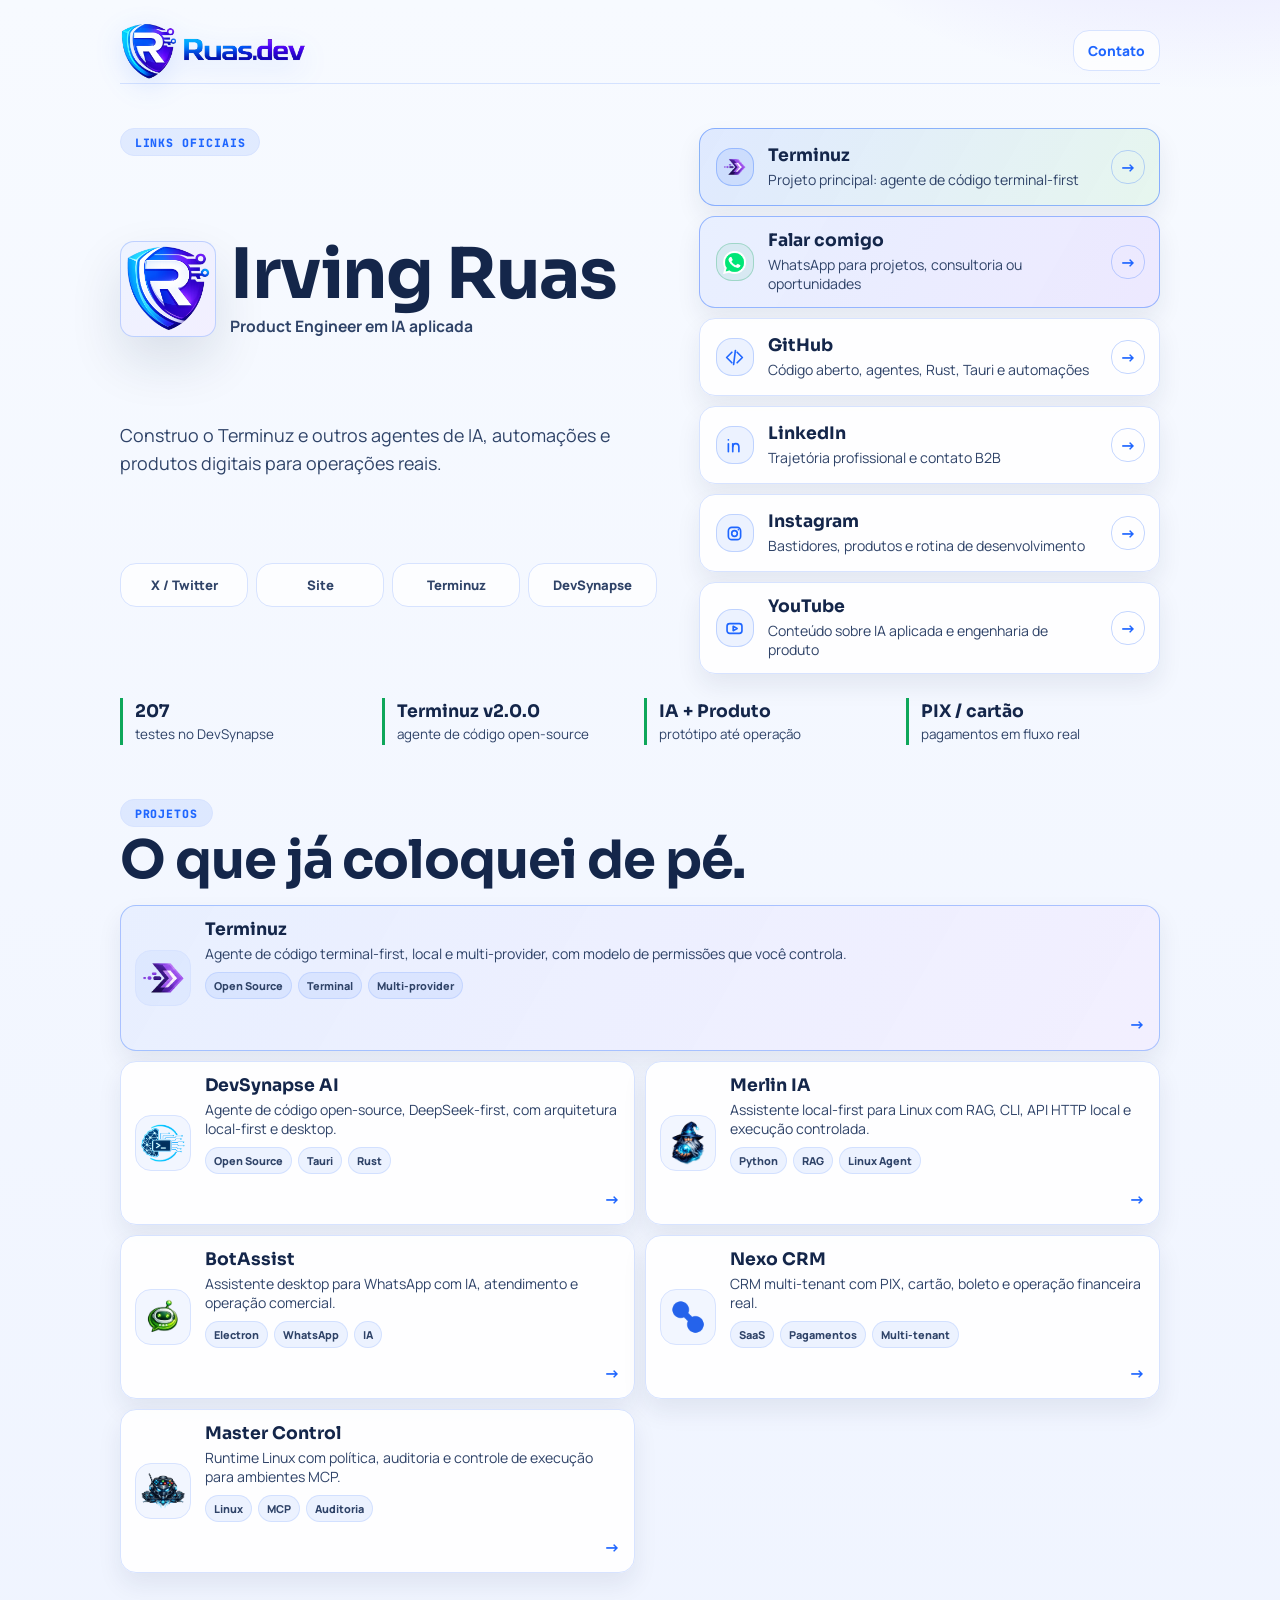
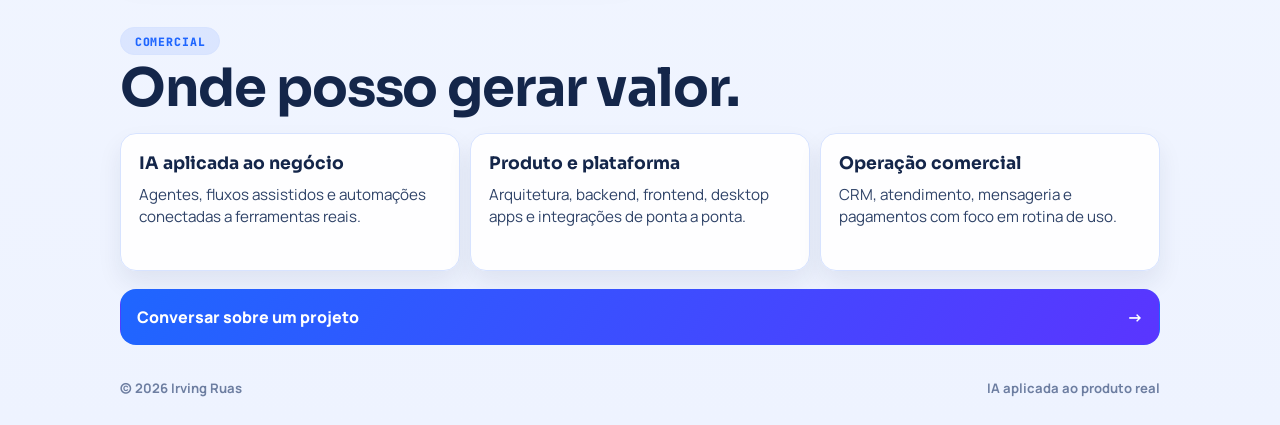
<file: index.html>
<!DOCTYPE html>
<html lang="pt-BR">
<head>
  <meta charset="UTF-8">
  <meta name="viewport" content="width=device-width, initial-scale=1.0, viewport-fit=cover">
  <meta name="description" content="Links oficiais de Irving Ruas: Terminuz, projetos de IA aplicada, automação, agentes de código, SaaS e apps desktop.">
  <meta name="theme-color" content="#f2f6ff">
  <title>Irving Ruas | Links, projetos e IA aplicada</title>
  <link rel="canonical" href="https://links.ruas.dev.br">
  <meta property="og:type" content="website">
  <meta property="og:title" content="Irving Ruas | Links, projetos e IA aplicada">
  <meta property="og:description" content="Acesse Terminuz, GitHub, LinkedIn, Instagram, YouTube, projetos open-source e contato profissional de Irving Ruas.">
  <meta property="og:url" content="https://links.ruas.dev.br">
  <meta property="og:image" content="https://links.ruas.dev.br/assets/img/brand/og-image.png">
  <meta property="og:image:width" content="1200">
  <meta property="og:image:height" content="630">
  <meta name="twitter:card" content="summary_large_image">
  <meta name="twitter:title" content="Irving Ruas | Links, projetos e IA aplicada">
  <meta name="twitter:description" content="Terminuz, IA aplicada, agentes de código, automação, SaaS e apps desktop.">
  <meta name="twitter:image" content="https://links.ruas.dev.br/assets/img/brand/og-image.png">
  <link rel="icon" type="image/png" href="assets/img/brand/slog-nobg.png">
  <link rel="apple-touch-icon" href="assets/img/brand/slog-nobg.png">
  <link rel="preconnect" href="https://fonts.googleapis.com">
  <link rel="preconnect" href="https://fonts.gstatic.com" crossorigin>
  <link href="https://fonts.googleapis.com/css2?family=Manrope:wght@400;500;600;700;800&amp;family=Sora:wght@500;600;700;800&amp;family=JetBrains+Mono:wght@500;700&amp;display=swap" rel="stylesheet">
  <link rel="stylesheet" href="assets/css/style.css">
  <script defer src="assets/js/main.js"></script>
</head>
<body>
  <a class="skip-link" href="#links">Ir para os links</a>

  <div class="page-shell">
    <header class="topbar" aria-label="Cabeçalho">
      <a class="brand" href="https://ruas.dev.br" target="_blank" rel="noopener" aria-label="Abrir Ruas.dev">
        <img class="brand-logo" src="assets/img/brand/logo_nobg.png" alt="Ruas.dev" width="690" height="223">
      </a>
      <a class="topbar-cta" href="mailto:irving@ruas.dev.br?subject=Contato%20profissional%20-%20Ruas.dev">
        Contato
      </a>
    </header>

    <main>
      <section class="hero reveal" aria-labelledby="hero-title">
        <p class="eyebrow">Links oficiais</p>
        <div class="hero-profile">
          <img class="profile-mark" src="assets/img/brand/slog-nobg.png" alt="" width="645" height="655" aria-hidden="true">
          <div>
            <h1 id="hero-title">Irving Ruas</h1>
            <p class="hero-role">Product Engineer em IA aplicada</p>
          </div>
        </div>
        <p class="lead">
          Construo o Terminuz e outros agentes de IA, automações e produtos digitais para operações reais.
        </p>

        <nav id="links" class="primary-links" aria-label="Links principais">
          <a class="link-card link-card-project" href="https://terminuz.ruas.dev.br" target="_blank" rel="noopener" aria-label="Abrir Terminuz">
            <span class="link-icon" aria-hidden="true">
              <img src="assets/img/projects/terminuz-icon.png" alt="" width="24" height="24">
            </span>
            <span class="link-copy">
              <strong>Terminuz</strong>
              <small>Projeto principal: agente de código terminal-first</small>
            </span>
            <em aria-hidden="true">-></em>
          </a>

          <a class="link-card link-card-primary" href="https://wa.me/553199617614?text=Ol%C3%A1%2C%20Irving.%20Quero%20conversar%20sobre%20um%20projeto%20com%20IA%20aplicada." target="_blank" rel="noopener" aria-label="Falar comigo pelo WhatsApp">
            <span class="link-icon" aria-hidden="true">
              <img src="assets/img/brand/WhatsApp_Logo_PNG_Sem_Fundo_Transparente.png" alt="" width="24" height="24">
            </span>
            <span class="link-copy">
              <strong>Falar comigo</strong>
              <small>WhatsApp para projetos, consultoria ou oportunidades</small>
            </span>
            <em aria-hidden="true">-></em>
          </a>

          <a class="link-card" href="https://github.com/N1ghthill" target="_blank" rel="noopener">
            <span class="link-icon" aria-hidden="true">
              <svg viewBox="0 0 24 24" focusable="false">
                <path d="m9 18-6-6 6-6"></path>
                <path d="m15 6 6 6-6 6"></path>
                <path d="m13 4-2 16"></path>
              </svg>
            </span>
            <span class="link-copy">
              <strong>GitHub</strong>
              <small>Código aberto, agentes, Rust, Tauri e automações</small>
            </span>
            <em aria-hidden="true">-></em>
          </a>

          <a class="link-card" href="https://linkedin.com/in/irvingruas" target="_blank" rel="noopener">
            <span class="link-icon" aria-hidden="true">
              <svg viewBox="0 0 24 24" focusable="false">
                <path d="M5 10v9"></path>
                <path d="M5 5.5v.1"></path>
                <path d="M10 19v-9"></path>
                <path d="M10 13.5c0-2.1 1.3-3.7 3.5-3.7s3.5 1.6 3.5 4V19"></path>
              </svg>
            </span>
            <span class="link-copy">
              <strong>LinkedIn</strong>
              <small>Trajetória profissional e contato B2B</small>
            </span>
            <em aria-hidden="true">-></em>
          </a>

          <a class="link-card" href="https://www.instagram.com/ruas.dev/" target="_blank" rel="noopener">
            <span class="link-icon" aria-hidden="true">
              <svg viewBox="0 0 24 24" focusable="false">
                <rect x="5" y="5" width="14" height="14" rx="4"></rect>
                <circle cx="12" cy="12" r="3.2"></circle>
                <path d="M16.4 7.7h.1"></path>
              </svg>
            </span>
            <span class="link-copy">
              <strong>Instagram</strong>
              <small>Bastidores, produtos e rotina de desenvolvimento</small>
            </span>
            <em aria-hidden="true">-></em>
          </a>

          <a class="link-card" href="https://www.youtube.com/@ruasdev" target="_blank" rel="noopener">
            <span class="link-icon" aria-hidden="true">
              <svg viewBox="0 0 24 24" focusable="false">
                <rect x="3.5" y="6.5" width="17" height="11" rx="3"></rect>
                <path d="m10.5 9.5 4.5 2.5-4.5 2.5Z"></path>
              </svg>
            </span>
            <span class="link-copy">
              <strong>YouTube</strong>
              <small>Conteúdo sobre IA aplicada e engenharia de produto</small>
            </span>
            <em aria-hidden="true">-></em>
          </a>
        </nav>

        <nav class="secondary-links" aria-label="Links secundários">
          <a href="https://x.com/ruasdev" target="_blank" rel="noopener">X / Twitter</a>
          <a href="https://ruas.dev.br" target="_blank" rel="noopener">Site</a>
          <a href="https://terminuz.ruas.dev.br" target="_blank" rel="noopener">Terminuz</a>
          <a href="https://devsynapse.ruas.dev.br" target="_blank" rel="noopener">DevSynapse</a>
        </nav>
      </section>

      <section class="proof-strip reveal" aria-label="Sinais de credibilidade">
        <div>
          <strong>207</strong>
          <span>testes no DevSynapse</span>
        </div>
        <div>
          <strong>Terminuz v2.0.0</strong>
          <span>agente de código open-source</span>
        </div>
        <div>
          <strong>IA + Produto</strong>
          <span>protótipo até operação</span>
        </div>
        <div>
          <strong>PIX / cartão</strong>
          <span>pagamentos em fluxo real</span>
        </div>
      </section>

      <section class="projects reveal" aria-labelledby="projects-title">
        <div class="section-heading">
          <p class="eyebrow">Projetos</p>
          <h2 id="projects-title">O que já coloquei de pé.</h2>
        </div>

        <div class="project-grid">
          <a class="project-card project-card-featured" href="https://terminuz.ruas.dev.br" target="_blank" rel="noopener">
            <img class="project-icon" src="assets/img/projects/terminuz-icon.png" alt="" width="56" height="56" loading="lazy" aria-hidden="true">
            <span class="project-body">
              <strong>Terminuz</strong>
              <small>Agente de código terminal-first, local e multi-provider, com modelo de permissões que você controla.</small>
              <span class="tag-row">
                <span>Open Source</span>
                <span>Terminal</span>
                <span>Multi-provider</span>
              </span>
            </span>
          </a>

          <a class="project-card" href="https://devsynapse.ruas.dev.br" target="_blank" rel="noopener">
            <img class="project-icon" src="assets/img/projects/devsynapse-icon.png" alt="" width="56" height="56" loading="lazy" aria-hidden="true">
            <span class="project-body">
              <strong>DevSynapse AI</strong>
              <small>Agente de código open-source, DeepSeek-first, com arquitetura local-first e desktop.</small>
              <span class="tag-row">
                <span>Open Source</span>
                <span>Tauri</span>
                <span>Rust</span>
              </span>
            </span>
          </a>

          <a class="project-card" href="https://github.com/N1ghthill/merlin-ia" target="_blank" rel="noopener">
            <img class="project-icon" src="assets/img/projects/merlin-ia-icon.png" alt="" width="56" height="56" loading="lazy" aria-hidden="true">
            <span class="project-body">
              <strong>Merlin IA</strong>
              <small>Assistente local-first para Linux com RAG, CLI, API HTTP local e execução controlada.</small>
              <span class="tag-row">
                <span>Python</span>
                <span>RAG</span>
                <span>Linux Agent</span>
              </span>
            </span>
          </a>

          <a class="project-card" href="https://botassist.ruas.dev.br" target="_blank" rel="noopener">
            <img class="project-icon" src="assets/img/projects/botassist-icon.webp" alt="" width="56" height="56" loading="lazy" aria-hidden="true">
            <span class="project-body">
              <strong>BotAssist</strong>
              <small>Assistente desktop para WhatsApp com IA, atendimento e operação comercial.</small>
              <span class="tag-row">
                <span>Electron</span>
                <span>WhatsApp</span>
                <span>IA</span>
              </span>
            </span>
          </a>

          <a class="project-card" href="https://github.com/N1ghthill/nexo" target="_blank" rel="noopener">
            <img class="project-icon" src="assets/img/projects/nexo-icon.png" alt="" width="56" height="56" loading="lazy" aria-hidden="true">
            <span class="project-body">
              <strong>Nexo CRM</strong>
              <small>CRM multi-tenant com PIX, cartão, boleto e operação financeira real.</small>
              <span class="tag-row">
                <span>SaaS</span>
                <span>Pagamentos</span>
                <span>Multi-tenant</span>
              </span>
            </span>
          </a>

          <a class="project-card" href="https://github.com/N1ghthill/master-control" target="_blank" rel="noopener">
            <img class="project-icon" src="assets/img/projects/master-control-icon.png" alt="" width="56" height="56" loading="lazy" aria-hidden="true">
            <span class="project-body">
              <strong>Master Control</strong>
              <small>Runtime Linux com política, auditoria e controle de execução para ambientes MCP.</small>
              <span class="tag-row">
                <span>Linux</span>
                <span>MCP</span>
                <span>Auditoria</span>
              </span>
            </span>
          </a>
        </div>
      </section>

      <section class="commercial reveal" aria-labelledby="commercial-title">
        <div class="section-heading">
          <p class="eyebrow">Comercial</p>
          <h2 id="commercial-title">Onde posso gerar valor.</h2>
        </div>

        <div class="offer-grid">
          <article class="offer-card">
            <strong>IA aplicada ao negócio</strong>
            <p>Agentes, fluxos assistidos e automações conectadas a ferramentas reais.</p>
          </article>
          <article class="offer-card">
            <strong>Produto e plataforma</strong>
            <p>Arquitetura, backend, frontend, desktop apps e integrações de ponta a ponta.</p>
          </article>
          <article class="offer-card">
            <strong>Operação comercial</strong>
            <p>CRM, atendimento, mensageria e pagamentos com foco em rotina de uso.</p>
          </article>
        </div>

        <a class="commercial-cta" href="https://wa.me/553199617614?text=Ol%C3%A1%2C%20Irving.%20Quero%20conversar%20sobre%20um%20projeto%20com%20IA%20aplicada." target="_blank" rel="noopener">
          Conversar sobre um projeto
          <span aria-hidden="true">-></span>
        </a>
      </section>
    </main>

    <footer class="footer">
      <span>© <span id="year">2026</span> Irving Ruas</span>
      <span>IA aplicada ao produto real</span>
    </footer>
  </div>
</body>
</html>
</file>
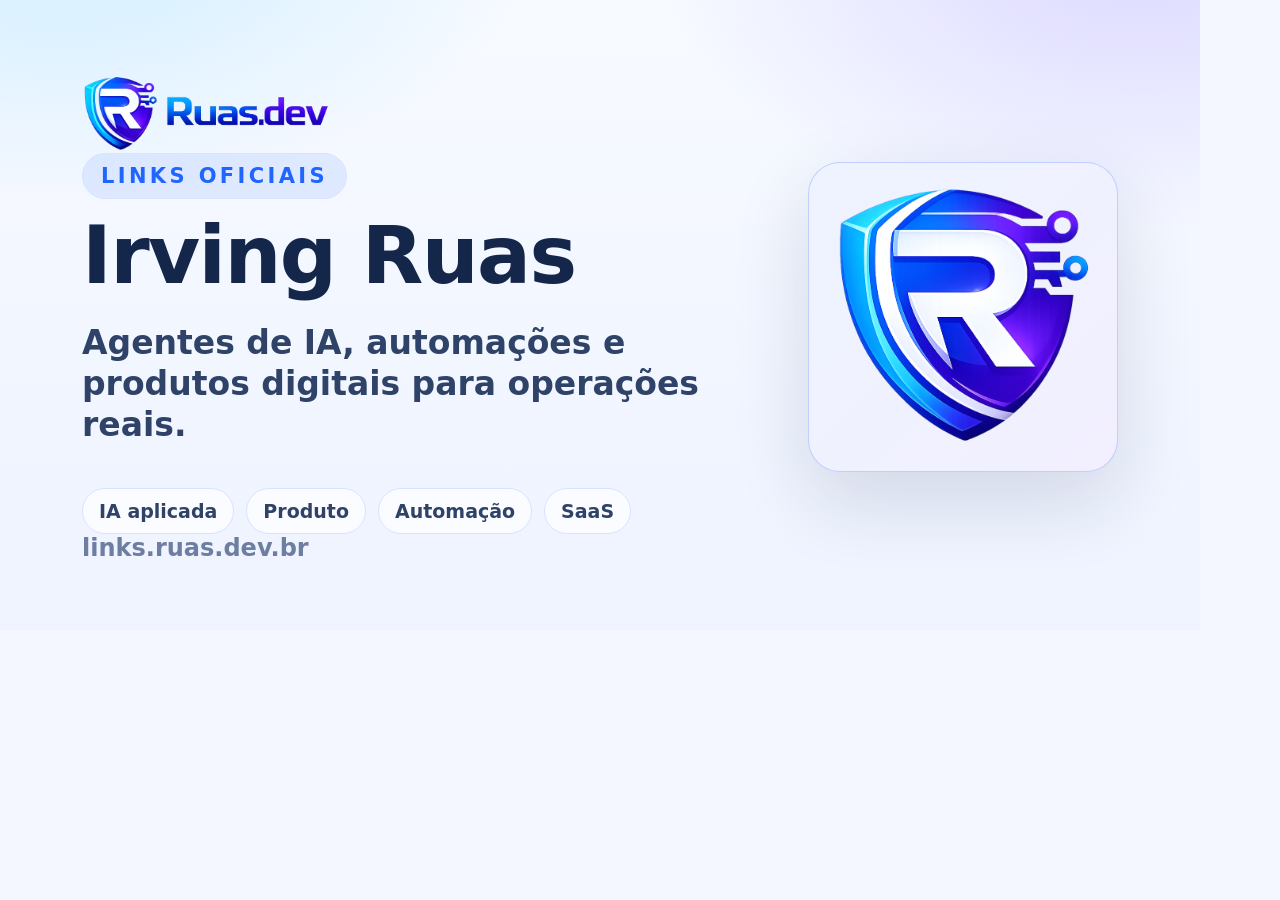
<file: tools/og-image.html>
<!doctype html>
<html lang="pt-BR">
<head>
  <meta charset="UTF-8">
  <meta name="viewport" content="width=1200, initial-scale=1">
  <title>Ruas.dev OG Image</title>
  <style>
    * {
      box-sizing: border-box;
    }

    html,
    body {
      width: 1200px;
      height: 630px;
      margin: 0;
      overflow: hidden;
      background: #f4f7ff;
      color: #14264a;
      font-family: "DejaVu Sans", Arial, sans-serif;
    }

    body {
      display: grid;
      grid-template-columns: 1fr 310px;
      gap: 36px;
      padding: 72px 82px;
      background:
        radial-gradient(700px 420px at 5% -15%, rgba(35, 185, 255, 0.2), transparent 70%),
        radial-gradient(700px 420px at 95% -10%, rgba(90, 53, 255, 0.18), transparent 70%),
        linear-gradient(180deg, #f7faff 0%, #eef3ff 100%);
    }

    .content {
      display: grid;
      align-content: space-between;
      min-width: 0;
    }

    .brand {
      width: 250px;
      height: auto;
    }

    .eyebrow {
      margin: 0 0 18px;
      display: inline-block;
      width: fit-content;
      border: 1px solid #d7e3ff;
      border-radius: 999px;
      padding: 10px 18px;
      background: rgba(31, 102, 255, 0.1);
      color: #1f66ff;
      font-size: 21px;
      font-weight: 800;
      letter-spacing: 0.16em;
      text-transform: uppercase;
    }

    h1 {
      max-width: 720px;
      margin: 0;
      font-size: 80px;
      line-height: 0.98;
      letter-spacing: -0.02em;
    }

    .lead {
      max-width: 720px;
      margin: 28px 0 0;
      color: #2f4368;
      font-size: 33px;
      line-height: 1.24;
      font-weight: 600;
    }

    .chips {
      display: flex;
      flex-wrap: wrap;
      gap: 12px;
      margin-top: 42px;
    }

    .chips span {
      border: 1px solid #d7e3ff;
      border-radius: 999px;
      padding: 11px 16px;
      background: rgba(255, 255, 255, 0.76);
      color: #2f4368;
      font-size: 19px;
      font-weight: 800;
    }

    .mark-wrap {
      display: grid;
      place-items: center;
      align-self: center;
      width: 310px;
      height: 310px;
      border: 1px solid rgba(31, 102, 255, 0.24);
      border-radius: 32px;
      background:
        linear-gradient(135deg, rgba(31, 102, 255, 0.08), rgba(90, 53, 255, 0.08)),
        #ffffff;
      box-shadow: 0 28px 78px rgba(20, 38, 74, 0.14);
    }

    .mark {
      width: 260px;
      height: 260px;
      object-fit: contain;
    }

    .url {
      color: #6d7ea1;
      font-size: 24px;
      font-weight: 800;
    }
  </style>
</head>
<body>
  <section class="content">
    <img class="brand" src="../assets/img/brand/logo_nobg.png" alt="Ruas.dev">
    <main>
      <p class="eyebrow">Links oficiais</p>
      <h1>Irving Ruas</h1>
      <p class="lead">Agentes de IA, automações e produtos digitais para operações reais.</p>
      <div class="chips" aria-hidden="true">
        <span>IA aplicada</span>
        <span>Produto</span>
        <span>Automação</span>
        <span>SaaS</span>
      </div>
    </main>
    <div class="url">links.ruas.dev.br</div>
  </section>
  <aside class="mark-wrap" aria-hidden="true">
    <img class="mark" src="../assets/img/brand/slog-nobg.png" alt="">
  </aside>
</body>
</html>
</file>
<file: assets/css/style.css>
:root {
  color-scheme: light;
  --bg: #f4f7ff;
  --surface: #ffffff;
  --surface-soft: #f7faff;
  --surface-raised: rgba(255, 255, 255, 0.92);
  --line: #d7e3ff;
  --line-strong: rgba(31, 102, 255, 0.24);
  --text: #14264a;
  --muted: #2f4368;
  --faint: #6d7ea1;
  --blue: #1f66ff;
  --mint: #23b9ff;
  --violet: #5a35ff;
  --amber: #de2f62;
  --coral: #0ea75a;
  --shadow: 0 24px 52px rgba(20, 38, 74, 0.12);
  --radius: 16px;
}

* {
  box-sizing: border-box;
}

html {
  min-height: 100%;
  background: var(--bg);
  scroll-behavior: smooth;
}

body {
  min-height: 100%;
  margin: 0;
  overflow-x: hidden;
  color: var(--text);
  background:
    radial-gradient(700px 420px at 5% -15%, rgba(35, 185, 255, 0.18), transparent 70%),
    radial-gradient(700px 420px at 95% -10%, rgba(90, 53, 255, 0.16), transparent 70%),
    linear-gradient(180deg, #f7faff 0%, #eef3ff 100%);
  background-size: auto;
  font-family: "Manrope", system-ui, -apple-system, BlinkMacSystemFont, "Segoe UI", sans-serif;
}

body::before {
  position: fixed;
  inset: 0;
  z-index: -1;
  pointer-events: none;
  content: "";
  background:
    radial-gradient(320px 200px at 14% 24%, rgba(31, 102, 255, 0.15), transparent 72%),
    radial-gradient(360px 220px at 86% 30%, rgba(90, 53, 255, 0.12), transparent 76%);
}

img {
  display: block;
  max-width: 100%;
}

a {
  color: inherit;
  text-decoration: none;
}

button,
a {
  -webkit-tap-highlight-color: transparent;
}

.skip-link {
  position: fixed;
  top: 12px;
  left: 12px;
  z-index: 20;
  transform: translateY(-150%);
  border: 1px solid var(--line-strong);
  border-radius: var(--radius);
  padding: 10px 12px;
  background: var(--surface);
  color: var(--text);
  font-weight: 800;
  transition: transform 160ms ease;
}

.skip-link:focus {
  transform: translateY(0);
}

.page-shell {
  width: min(100% - 24px, 1040px);
  margin: 0 auto;
  padding: max(12px, env(safe-area-inset-top)) 0 28px;
}

.topbar {
  display: flex;
  align-items: center;
  justify-content: space-between;
  gap: 12px;
  min-height: 58px;
  border-bottom: 1px solid rgba(31, 102, 255, 0.16);
}

.brand {
  display: inline-flex;
  align-items: center;
  min-width: 0;
  color: var(--text);
  font-family: "Sora", "Manrope", sans-serif;
  font-size: 1rem;
  font-weight: 700;
}

.profile-mark {
  border: 1px solid var(--line-strong);
  border-radius: 14px;
  background:
    linear-gradient(135deg, rgba(31, 102, 255, 0.08), rgba(90, 53, 255, 0.08)),
    var(--surface);
  color: var(--text);
  box-shadow: var(--shadow);
}

.brand-logo {
  width: min(48vw, 176px);
  height: auto;
  max-height: 58px;
  object-fit: contain;
  filter: drop-shadow(0 8px 14px rgba(31, 102, 255, 0.16));
}

.topbar-cta,
.commercial-cta,
.secondary-links a {
  border: 1px solid var(--line);
  border-radius: var(--radius);
  background: rgba(255, 255, 255, 0.76);
  transition: transform 160ms ease, border-color 160ms ease, background 160ms ease;
}

.topbar-cta {
  min-height: 40px;
  padding: 10px 14px;
  color: var(--blue);
  font-size: 0.86rem;
  font-weight: 800;
}

.hero {
  display: grid;
  gap: 18px;
  padding: 18px 0 20px;
}

.eyebrow {
  display: inline-flex;
  width: fit-content;
  align-items: center;
  border: 1px solid var(--line);
  border-radius: 999px;
  margin: 0;
  padding: 0.35rem 0.85rem;
  background: rgba(31, 102, 255, 0.1);
  color: var(--blue);
  font-family: "JetBrains Mono", monospace;
  font-size: 0.72rem;
  font-weight: 800;
  letter-spacing: 0.08em;
  text-transform: uppercase;
}

.hero-profile {
  display: flex;
  align-items: center;
  gap: 14px;
}

.profile-mark {
  flex: 0 0 auto;
  width: 84px;
  height: 84px;
  padding: 4px;
  object-fit: contain;
}

h1,
h2 {
  margin: 0;
  font-family: "Sora", "Manrope", sans-serif;
  letter-spacing: -0.02em;
}

h1 {
  font-size: clamp(2.2rem, 12vw, 3.3rem);
  line-height: 0.94;
}

.hero-role {
  margin: 8px 0 0;
  color: var(--muted);
  font-size: 0.98rem;
  font-weight: 700;
}

.lead {
  max-width: 680px;
  margin: 0;
  color: var(--text-soft, var(--muted));
  font-size: 1.02rem;
  line-height: 1.55;
}

.primary-links {
  display: grid;
  gap: 10px;
}

.link-card,
.project-card,
.offer-card {
  border: 1px solid var(--line);
  border-radius: var(--radius);
  background: var(--surface-raised);
  box-shadow: 0 12px 24px rgba(20, 38, 74, 0.08);
}

.link-card {
  display: grid;
  grid-template-columns: 38px minmax(0, 1fr) 34px;
  align-items: center;
  gap: 14px;
  min-height: 72px;
  padding: 14px 14px 14px 16px;
  transition: transform 160ms ease, border-color 160ms ease, background 160ms ease;
}

.link-card-primary {
  min-height: 82px;
  border-color: rgba(31, 102, 255, 0.42);
  background:
    linear-gradient(120deg, rgba(31, 102, 255, 0.1), rgba(90, 53, 255, 0.11)),
    var(--surface);
}

.link-card-project {
  min-height: 92px;
  border-color: rgba(31, 102, 255, 0.46);
  background:
    linear-gradient(120deg, rgba(31, 102, 255, 0.14), rgba(14, 167, 90, 0.1)),
    var(--surface);
}

.link-copy,
.project-body {
  display: grid;
  gap: 5px;
  min-width: 0;
}

.link-card strong,
.project-body strong,
.offer-card strong {
  font-family: "Sora", "Manrope", sans-serif;
  font-size: 1.08rem;
  line-height: 1.1;
}

.link-card small,
.project-body small {
  color: var(--muted);
  font-size: 0.88rem;
  line-height: 1.35;
}

.link-icon {
  display: grid;
  place-items: center;
  width: 38px;
  height: 38px;
  border: 1px solid rgba(31, 102, 255, 0.22);
  border-radius: var(--radius);
  background: rgba(31, 102, 255, 0.08);
  color: var(--blue);
}

.link-icon svg {
  width: 21px;
  height: 21px;
  fill: none;
  stroke: currentColor;
  stroke-linecap: round;
  stroke-linejoin: round;
  stroke-width: 1.9;
}

.link-icon img {
  width: 23px;
  height: 23px;
  object-fit: contain;
}

.link-card-primary .link-icon {
  border-color: rgba(14, 167, 90, 0.28);
  background: rgba(14, 167, 90, 0.08);
}

.link-card-project .link-icon {
  border-color: rgba(31, 102, 255, 0.3);
  background: rgba(31, 102, 255, 0.1);
}

.link-card em {
  display: grid;
  place-items: center;
  justify-self: end;
  flex: 0 0 auto;
  width: 34px;
  height: 34px;
  border: 1px solid rgba(31, 102, 255, 0.26);
  border-radius: var(--radius);
  color: var(--blue);
  font-style: normal;
  font-weight: 900;
}

.secondary-links {
  display: grid;
  grid-template-columns: repeat(2, minmax(0, 1fr));
  gap: 8px;
}

.secondary-links a {
  display: grid;
  place-items: center;
  min-height: 44px;
  padding: 8px;
  color: var(--muted);
  font-size: 0.82rem;
  font-weight: 800;
  text-align: center;
}

.proof-strip {
  display: grid;
  grid-template-columns: 1fr;
  gap: 8px;
  margin: 10px 0 36px;
}

.proof-strip div {
  border-left: 3px solid var(--coral);
  padding: 2px 0 2px 12px;
}

.proof-strip strong,
.proof-strip span {
  display: block;
}

.proof-strip strong {
  color: var(--text);
  font-family: "Sora", "Manrope", sans-serif;
  font-size: 1.08rem;
}

.proof-strip span {
  margin-top: 3px;
  color: var(--muted);
  font-size: 0.84rem;
}

.projects,
.commercial {
  display: grid;
  gap: 18px;
  margin-top: 36px;
}

.section-heading {
  display: grid;
  gap: 8px;
}

h2 {
  max-width: 15ch;
  font-size: clamp(1.9rem, 8vw, 3.3rem);
  line-height: 0.98;
}

.project-grid,
.offer-grid {
  display: grid;
  gap: 10px;
}

.project-card {
  position: relative;
  display: grid;
  grid-template-columns: 56px minmax(0, 1fr);
  gap: 14px;
  align-items: center;
  min-height: 132px;
  padding: 14px;
  transition: transform 160ms ease, border-color 160ms ease, background 160ms ease;
}

.project-card::after {
  align-self: start;
  justify-self: end;
  content: "->";
  color: var(--blue);
  font-weight: 900;
}

.project-card-featured {
  border-color: rgba(31, 102, 255, 0.34);
  background:
    linear-gradient(120deg, rgba(31, 102, 255, 0.1), rgba(90, 53, 255, 0.08)),
    var(--surface);
}

.project-icon {
  grid-row: 1 / span 2;
  width: 56px;
  height: 56px;
  padding: 5px;
  object-fit: contain;
  border: 1px solid var(--line);
  border-radius: var(--radius);
  background: rgba(31, 102, 255, 0.05);
}

.project-icon-text {
  display: grid;
  place-items: center;
  color: var(--text);
  font-family: "Sora", "Manrope", sans-serif;
  font-size: 1rem;
  font-weight: 800;
}

.tag-row {
  display: flex;
  flex-wrap: wrap;
  gap: 6px;
  margin-top: 4px;
}

.tag-row span {
  border: 1px solid rgba(31, 102, 255, 0.12);
  border-radius: 999px;
  padding: 5px 8px;
  color: var(--muted);
  background: rgba(31, 102, 255, 0.08);
  font-size: 0.68rem;
  font-weight: 800;
}

.offer-card {
  min-height: 138px;
  padding: 18px;
}

.offer-card p {
  margin: 10px 0 0;
  color: var(--muted);
  font-size: 0.95rem;
  line-height: 1.48;
}

.commercial-cta {
  display: flex;
  align-items: center;
  justify-content: space-between;
  gap: 14px;
  min-height: 56px;
  padding: 0 16px;
  border-color: rgba(31, 102, 255, 0.18);
  background: linear-gradient(120deg, var(--blue), var(--violet));
  color: #ffffff;
  font-weight: 900;
}

.footer {
  display: grid;
  gap: 7px;
  padding: 34px 0 0;
  color: var(--faint);
  font-size: 0.82rem;
  font-weight: 700;
}

.topbar-cta:hover,
.secondary-links a:hover,
.commercial-cta:hover,
.link-card:hover,
.project-card:hover {
  transform: translateY(-2px);
  border-color: rgba(31, 102, 255, 0.38);
  background-color: rgba(31, 102, 255, 0.08);
}

.topbar-cta:focus-visible,
.secondary-links a:focus-visible,
.commercial-cta:focus-visible,
.link-card:focus-visible,
.project-card:focus-visible {
  outline: 3px solid rgba(58, 168, 255, 0.42);
  outline-offset: 3px;
}

.reveal {
  opacity: 1;
  transform: none;
}

.js .reveal {
  opacity: 0;
  transform: translateY(14px);
  transition: opacity 480ms ease, transform 480ms ease;
}

.js .reveal.is-visible {
  opacity: 1;
  transform: translateY(0);
}

@media (min-width: 720px) {
  .page-shell {
    width: min(100% - 40px, 1040px);
    padding-top: 18px;
  }

  .topbar {
    min-height: 66px;
  }

  .brand-logo {
    width: 188px;
    max-height: 62px;
  }

  .hero {
    grid-template-columns: minmax(0, 0.92fr) minmax(360px, 1.08fr);
    column-gap: 28px;
    align-items: start;
    padding: 44px 0 24px;
  }

  .hero .eyebrow,
  .hero-profile,
  .lead,
  .secondary-links {
    grid-column: 1;
  }

  .primary-links {
    grid-column: 2;
    grid-row: 1 / span 4;
    align-self: start;
  }

  .profile-mark {
    width: 96px;
    height: 96px;
  }

  .lead {
    font-size: 1.12rem;
  }

  .secondary-links {
    grid-template-columns: repeat(4, minmax(0, 1fr));
  }

  .proof-strip {
    grid-template-columns: repeat(4, 1fr);
    margin-top: 0;
  }

  .projects,
  .commercial {
    margin-top: 54px;
  }

  .section-heading {
    grid-template-columns: 1fr;
    align-items: start;
  }

  h2 {
    max-width: 680px;
  }

  .project-grid {
    grid-template-columns: repeat(2, minmax(0, 1fr));
  }

  .project-card-featured {
    grid-column: span 2;
  }

  .offer-grid {
    grid-template-columns: repeat(3, minmax(0, 1fr));
  }

  .footer {
    display: flex;
    justify-content: space-between;
    gap: 18px;
  }
}

@media (min-width: 980px) {
  h1 {
    font-size: 4.35rem;
  }

  .hero {
    grid-template-columns: minmax(0, 1fr) minmax(420px, 0.86fr);
    min-height: 560px;
    align-content: center;
    column-gap: 42px;
  }

  .link-card {
    min-height: 78px;
  }

  .link-card-primary {
    min-height: 92px;
  }

  .project-card {
    min-height: 146px;
  }
}

@media (max-width: 380px) {
  .page-shell {
    width: min(100% - 18px, 1040px);
  }

  .hero-profile {
    align-items: flex-start;
  }

  .profile-mark {
    width: 68px;
    height: 68px;
  }

  h1 {
    font-size: 2rem;
  }

  .secondary-links {
    grid-template-columns: 1fr;
  }

  .project-card {
    grid-template-columns: 48px minmax(0, 1fr);
    gap: 12px;
  }

  .project-icon {
    width: 48px;
    height: 48px;
  }
}

@media (prefers-reduced-motion: reduce) {
  html {
    scroll-behavior: auto;
  }

  .js .reveal,
  .topbar-cta,
  .secondary-links a,
  .commercial-cta,
  .link-card,
  .project-card,
  .skip-link {
    transition: none;
  }

  .js .reveal {
    opacity: 1;
    transform: none;
  }
}
</file>
